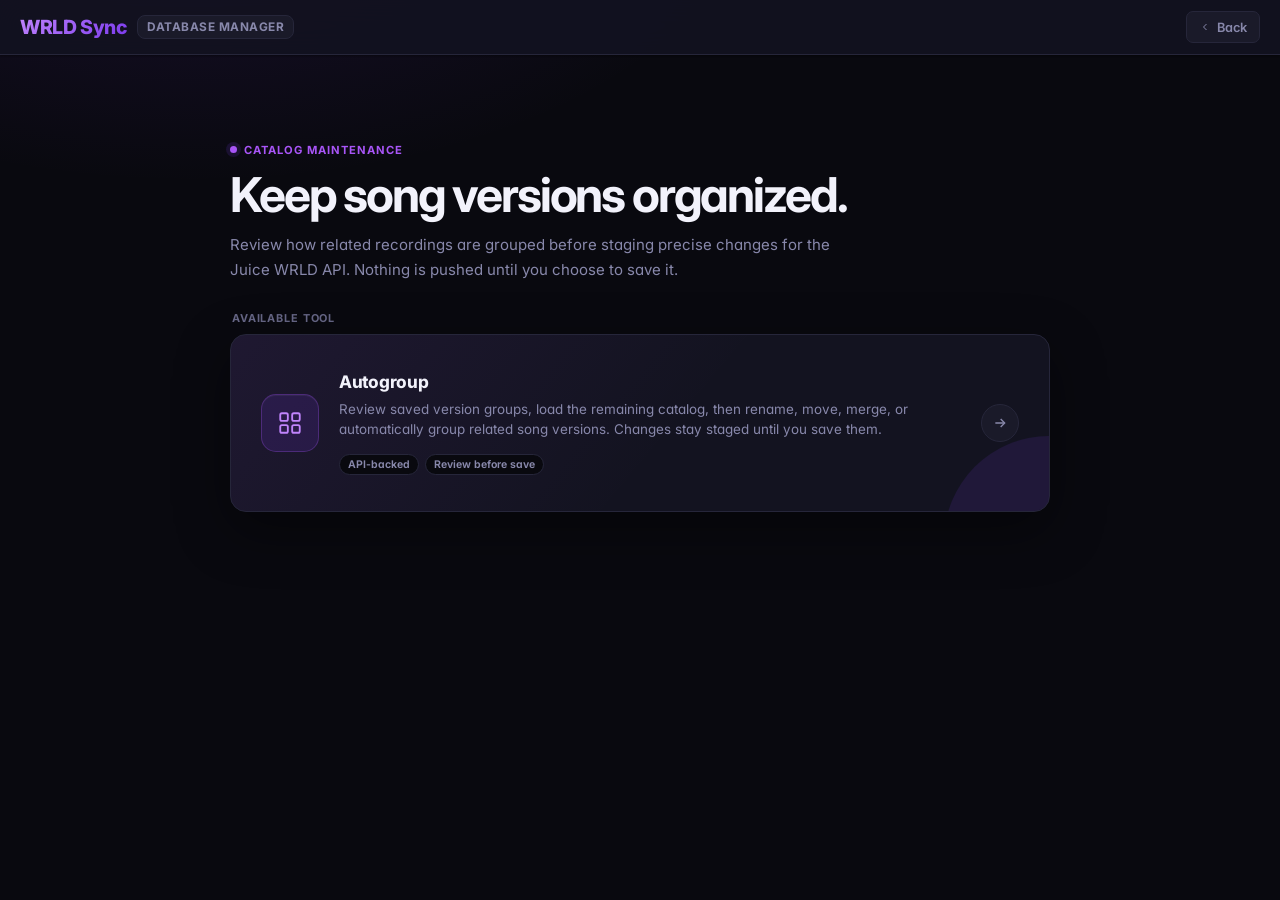
<file: static/db-manager.html>
<!DOCTYPE html>
<html lang="en">
<head>
<meta charset="UTF-8" />
<meta name="viewport" content="width=device-width, initial-scale=1.0" />
<meta name="theme-color" content="#09090f" />
<title>DB Manager — WRLD Sync</title>
<link rel="preconnect" href="https://fonts.googleapis.com">
<link rel="preconnect" href="https://fonts.gstatic.com" crossorigin>
<link href="https://fonts.googleapis.com/css2?family=Inter:wght@400;500;600;700;800&display=swap" rel="stylesheet">
<style>
  *, *::before, *::after { box-sizing: border-box; margin: 0; padding: 0; }

  :root {
    --bg: #09090f;
    --surface: #131320;
    --surface2: #1a1a29;
    --border: #26263a;
    --border-soft: #1c1c2c;
    --accent: #7c3aed;
    --accent2: #a855f7;
    --accent-soft: rgba(124, 58, 237, .14);
    --text: #f2f2fb;
    --muted: #8888ab;
    --muted-dim: #686888;
    --radius: 10px;
    --radius-sm: 7px;
    --shadow-1: 0 1px 2px rgba(0,0,0,.4);
    --shadow-2: 0 18px 54px rgba(0,0,0,.42);
    --ease: cubic-bezier(.4,0,.2,1);
    color-scheme: dark;
  }

  @media (prefers-reduced-motion: reduce) {
    *, *::before, *::after { animation-duration: .001ms !important; transition-duration: .001ms !important; }
  }

  body {
    font-family: 'Inter', -apple-system, BlinkMacSystemFont, "Segoe UI", sans-serif;
    font-feature-settings: "cv11", "ss01";
    background:
      radial-gradient(1000px 520px at 15% -12%, rgba(124,58,237,.13), transparent 56%),
      var(--bg);
    color: var(--text);
    min-height: 100vh;
    min-height: 100dvh;
    display: flex;
    flex-direction: column;
    -webkit-font-smoothing: antialiased;
  }

  :focus { outline: none; }
  :focus-visible {
    outline: 2px solid var(--accent2);
    outline-offset: 3px;
    border-radius: 4px;
  }

  header {
    min-height: 55px;
    padding: 11px 20px;
    border-bottom: 1px solid var(--border);
    display: flex;
    align-items: center;
    gap: 10px;
    background: rgba(19,19,32,.94);
    box-shadow: var(--shadow-1);
    backdrop-filter: blur(14px);
    -webkit-backdrop-filter: blur(14px);
    position: sticky;
    top: 0;
    z-index: 10;
  }
  .logo {
    font-size: 1.22rem;
    font-weight: 800;
    letter-spacing: -.02em;
    background: linear-gradient(135deg, #c084fc, #7c3aed);
    -webkit-background-clip: text;
    -webkit-text-fill-color: transparent;
    white-space: nowrap;
  }
  .page-title {
    font-size: .74rem;
    font-weight: 700;
    text-transform: uppercase;
    letter-spacing: .04em;
    color: var(--muted);
    padding: 4px 9px;
    background: var(--surface2);
    border: 1px solid var(--border);
    border-radius: 8px;
    white-space: nowrap;
  }
  .back-btn {
    margin-left: auto;
    display: inline-flex;
    align-items: center;
    gap: 6px;
    min-height: 32px;
    padding: 7px 12px;
    border-radius: var(--radius-sm);
    border: 1px solid var(--border);
    background: var(--surface2);
    color: var(--muted);
    font-size: .8rem;
    font-weight: 600;
    text-decoration: none;
    transition: color .15s var(--ease), border-color .15s var(--ease), background .15s var(--ease), transform .08s var(--ease);
  }
  .back-btn:hover { color: var(--text); border-color: var(--accent2); background: var(--accent-soft); }
  .back-btn:active { transform: scale(.96); }

  main {
    width: 100%;
    flex: 1;
    padding: clamp(38px, 7vw, 82px) 20px 52px;
  }
  .manager-shell {
    width: min(820px, 100%);
    margin: 0 auto;
  }
  .intro {
    margin-bottom: 28px;
  }
  .eyebrow {
    display: inline-flex;
    align-items: center;
    gap: 7px;
    margin-bottom: 12px;
    color: var(--accent2);
    font-size: .7rem;
    font-weight: 700;
    text-transform: uppercase;
    letter-spacing: .09em;
  }
  .eyebrow::before {
    content: '';
    width: 7px;
    height: 7px;
    border-radius: 50%;
    background: var(--accent2);
    box-shadow: 0 0 0 4px var(--accent-soft);
  }
  h1 {
    max-width: 640px;
    font-size: clamp(1.85rem, 5vw, 3rem);
    line-height: 1.08;
    letter-spacing: -.045em;
    margin-bottom: 13px;
  }
  .intro p {
    max-width: 620px;
    color: var(--muted);
    font-size: .94rem;
    line-height: 1.65;
  }

  .tools-label {
    margin: 0 0 9px 2px;
    color: var(--muted-dim);
    font-size: .68rem;
    font-weight: 700;
    text-transform: uppercase;
    letter-spacing: .08em;
  }
  .tool-card {
    width: 100%;
    min-height: 178px;
    display: grid;
    grid-template-columns: auto minmax(0, 1fr) auto;
    align-items: center;
    gap: 20px;
    padding: clamp(20px, 4vw, 30px);
    border-radius: 16px;
    border: 1px solid var(--border);
    background:
      linear-gradient(130deg, rgba(168,85,247,.08), transparent 55%),
      var(--surface);
    color: var(--text);
    text-decoration: none;
    box-shadow: var(--shadow-2);
    position: relative;
    overflow: hidden;
    transition: border-color .16s var(--ease), background .16s var(--ease), transform .12s var(--ease), box-shadow .16s var(--ease);
  }
  .tool-card::after {
    content: '';
    position: absolute;
    width: 210px;
    height: 210px;
    right: -105px;
    bottom: -135px;
    border-radius: 50%;
    background: rgba(124,58,237,.12);
    pointer-events: none;
  }
  .tool-card:hover {
    border-color: rgba(168,85,247,.72);
    background:
      linear-gradient(130deg, rgba(168,85,247,.13), transparent 58%),
      var(--surface2);
    transform: translateY(-2px);
    box-shadow: 0 22px 64px rgba(0,0,0,.5);
  }
  .tool-card:active { transform: translateY(0) scale(.995); }
  .tool-icon {
    width: 58px;
    height: 58px;
    display: flex;
    align-items: center;
    justify-content: center;
    border-radius: 15px;
    border: 1px solid rgba(168,85,247,.28);
    background: var(--accent-soft);
    color: #c084fc;
    box-shadow: inset 0 1px 0 rgba(255,255,255,.05);
  }
  .tool-icon, .tool-copy, .tool-arrow { position: relative; z-index: 1; }
  .tool-copy { min-width: 0; }
  .tool-name {
    display: block;
    margin-bottom: 7px;
    font-size: 1.08rem;
    font-weight: 750;
    letter-spacing: -.015em;
  }
  .tool-desc {
    display: block;
    max-width: 580px;
    color: var(--muted);
    font-size: .84rem;
    line-height: 1.55;
  }
  .tool-meta {
    display: flex;
    flex-wrap: wrap;
    gap: 6px;
    margin-top: 14px;
  }
  .tool-tag {
    padding: 3px 8px;
    border-radius: 999px;
    border: 1px solid var(--border);
    background: var(--bg);
    color: var(--muted);
    font-size: .66rem;
    font-weight: 650;
  }
  .tool-arrow {
    width: 38px;
    height: 38px;
    display: flex;
    align-items: center;
    justify-content: center;
    border: 1px solid var(--border);
    border-radius: 50%;
    background: var(--surface2);
    color: var(--muted);
    transition: color .15s var(--ease), border-color .15s var(--ease), transform .15s var(--ease);
  }
  .tool-card:hover .tool-arrow { color: var(--text); border-color: var(--accent2); transform: translateX(2px); }

  @media (max-width: 600px) {
    header { padding: 10px 14px; }
    .page-title { font-size: .66rem; padding: 4px 7px; }
    .back-label { display: none; }
    .back-btn { padding: 7px 9px; }
    main { padding: 34px 14px 36px; }
    .intro { margin-bottom: 24px; }
    .intro p { font-size: .88rem; }
    .tool-card {
      min-height: 0;
      grid-template-columns: auto minmax(0, 1fr);
      gap: 14px;
      padding: 20px;
    }
    .tool-icon { width: 48px; height: 48px; border-radius: 13px; }
    .tool-desc { font-size: .8rem; }
    .tool-arrow { display: none; }
  }
</style>
</head>
<body>

<header>
  <div class="logo">WRLD Sync</div>
  <span class="page-title">Database Manager</span>
  <a class="back-btn" href="/" aria-label="Back to WRLD Sync">
    <svg width="12" height="12" fill="none" stroke="currentColor" stroke-width="2" viewBox="0 0 24 24" aria-hidden="true">
      <polyline points="15 18 9 12 15 6"/>
    </svg>
    <span class="back-label">Back</span>
  </a>
</header>

<main>
  <div class="manager-shell">
    <section class="intro" aria-labelledby="managerTitle">
      <span class="eyebrow">Catalog maintenance</span>
      <h1 id="managerTitle">Keep song versions organized.</h1>
      <p>Review how related recordings are grouped before staging precise changes for the Juice WRLD API. Nothing is pushed until you choose to save it.</p>
    </section>

    <section aria-labelledby="toolsTitle">
      <h2 class="tools-label" id="toolsTitle">Available tool</h2>
      <a class="tool-card" href="/autogroup.html" aria-describedby="autogroupDesc">
        <span class="tool-icon">
          <svg width="26" height="26" fill="none" stroke="currentColor" stroke-width="1.7" viewBox="0 0 24 24" aria-hidden="true">
            <rect x="3" y="3" width="7" height="7" rx="1.5"/><rect x="14" y="3" width="7" height="7" rx="1.5"/>
            <rect x="3" y="14" width="7" height="7" rx="1.5"/><rect x="14" y="14" width="7" height="7" rx="1.5"/>
          </svg>
        </span>
        <span class="tool-copy">
          <span class="tool-name">Autogroup</span>
          <span class="tool-desc" id="autogroupDesc">Review saved version groups, load the remaining catalog, then rename, move, merge, or automatically group related song versions. Changes stay staged until you save them.</span>
          <span class="tool-meta">
            <span class="tool-tag">API-backed</span>
            <span class="tool-tag">Review before save</span>
          </span>
        </span>
        <span class="tool-arrow" aria-hidden="true">
          <svg width="16" height="16" fill="none" stroke="currentColor" stroke-width="2" viewBox="0 0 24 24">
            <line x1="5" y1="12" x2="19" y2="12"/><polyline points="13 6 19 12 13 18"/>
          </svg>
        </span>
      </a>
    </section>
  </div>
</main>

</body>
</html>
</file>
